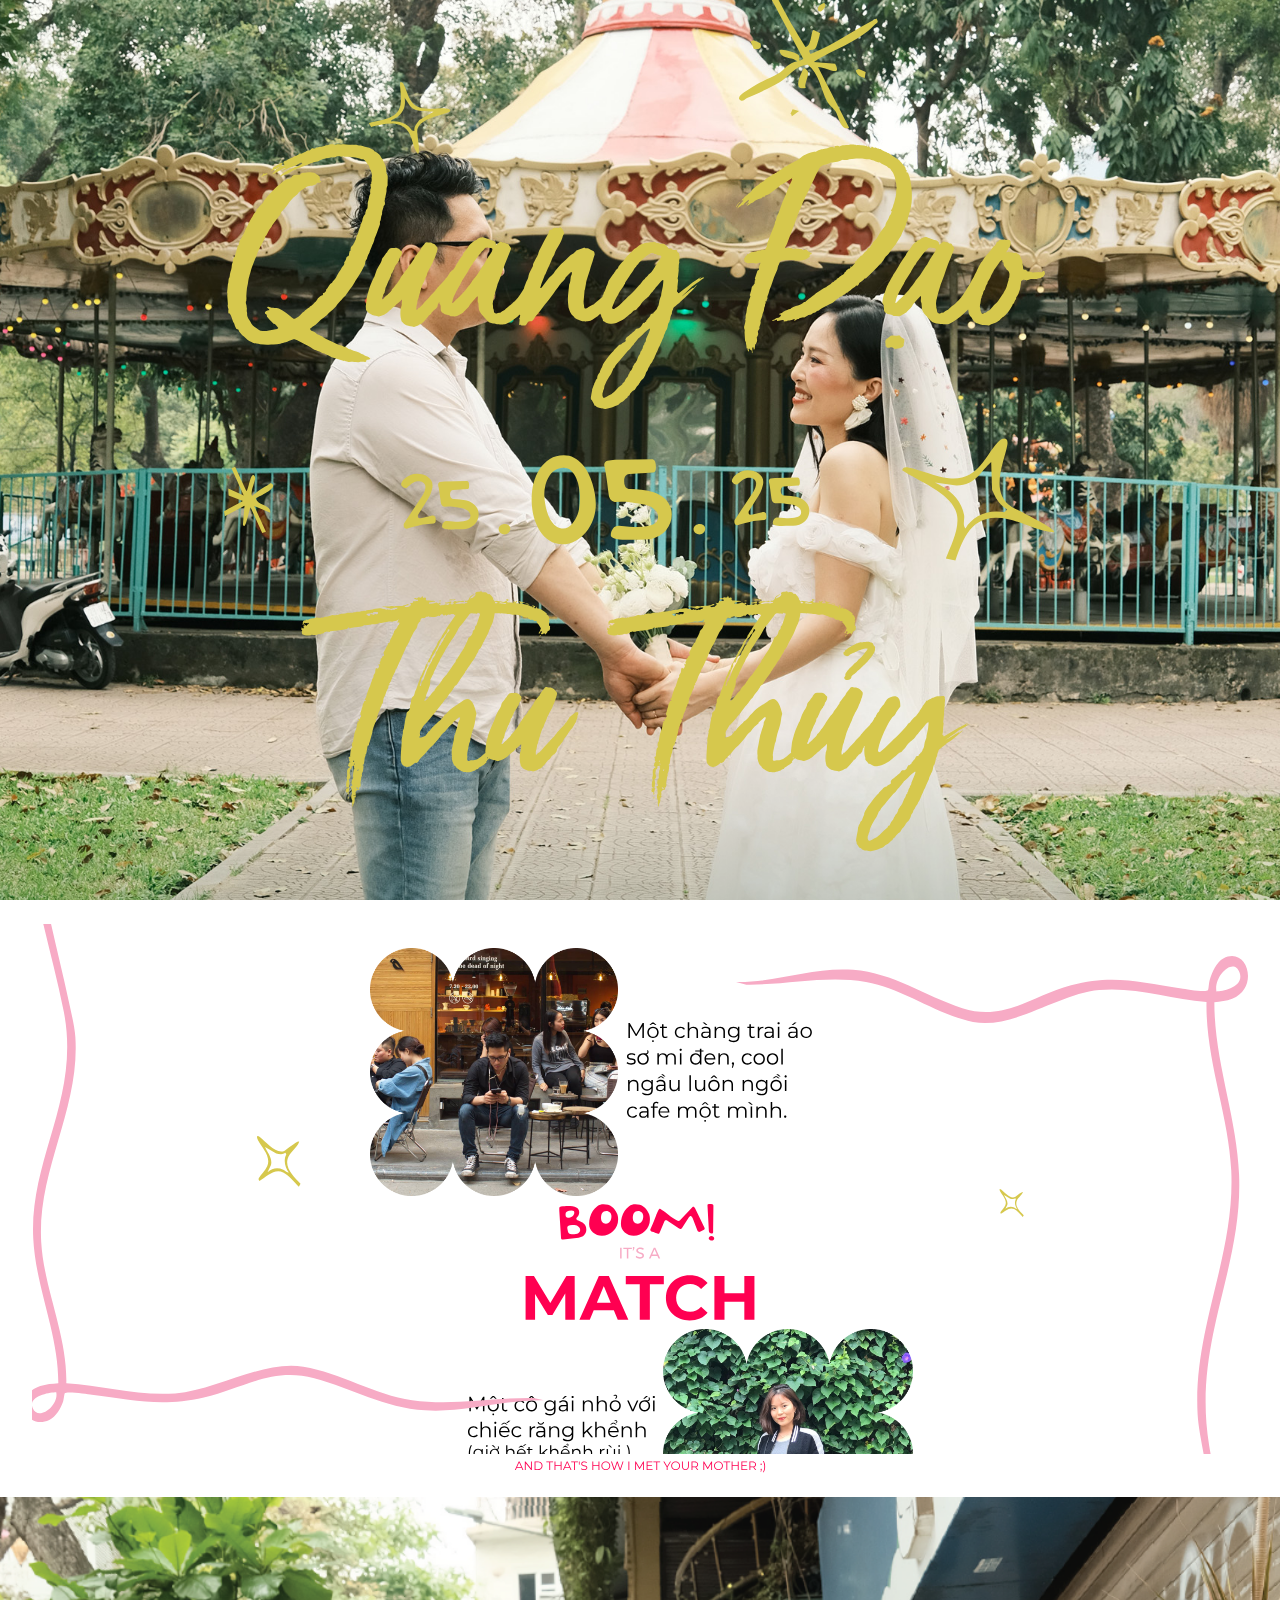
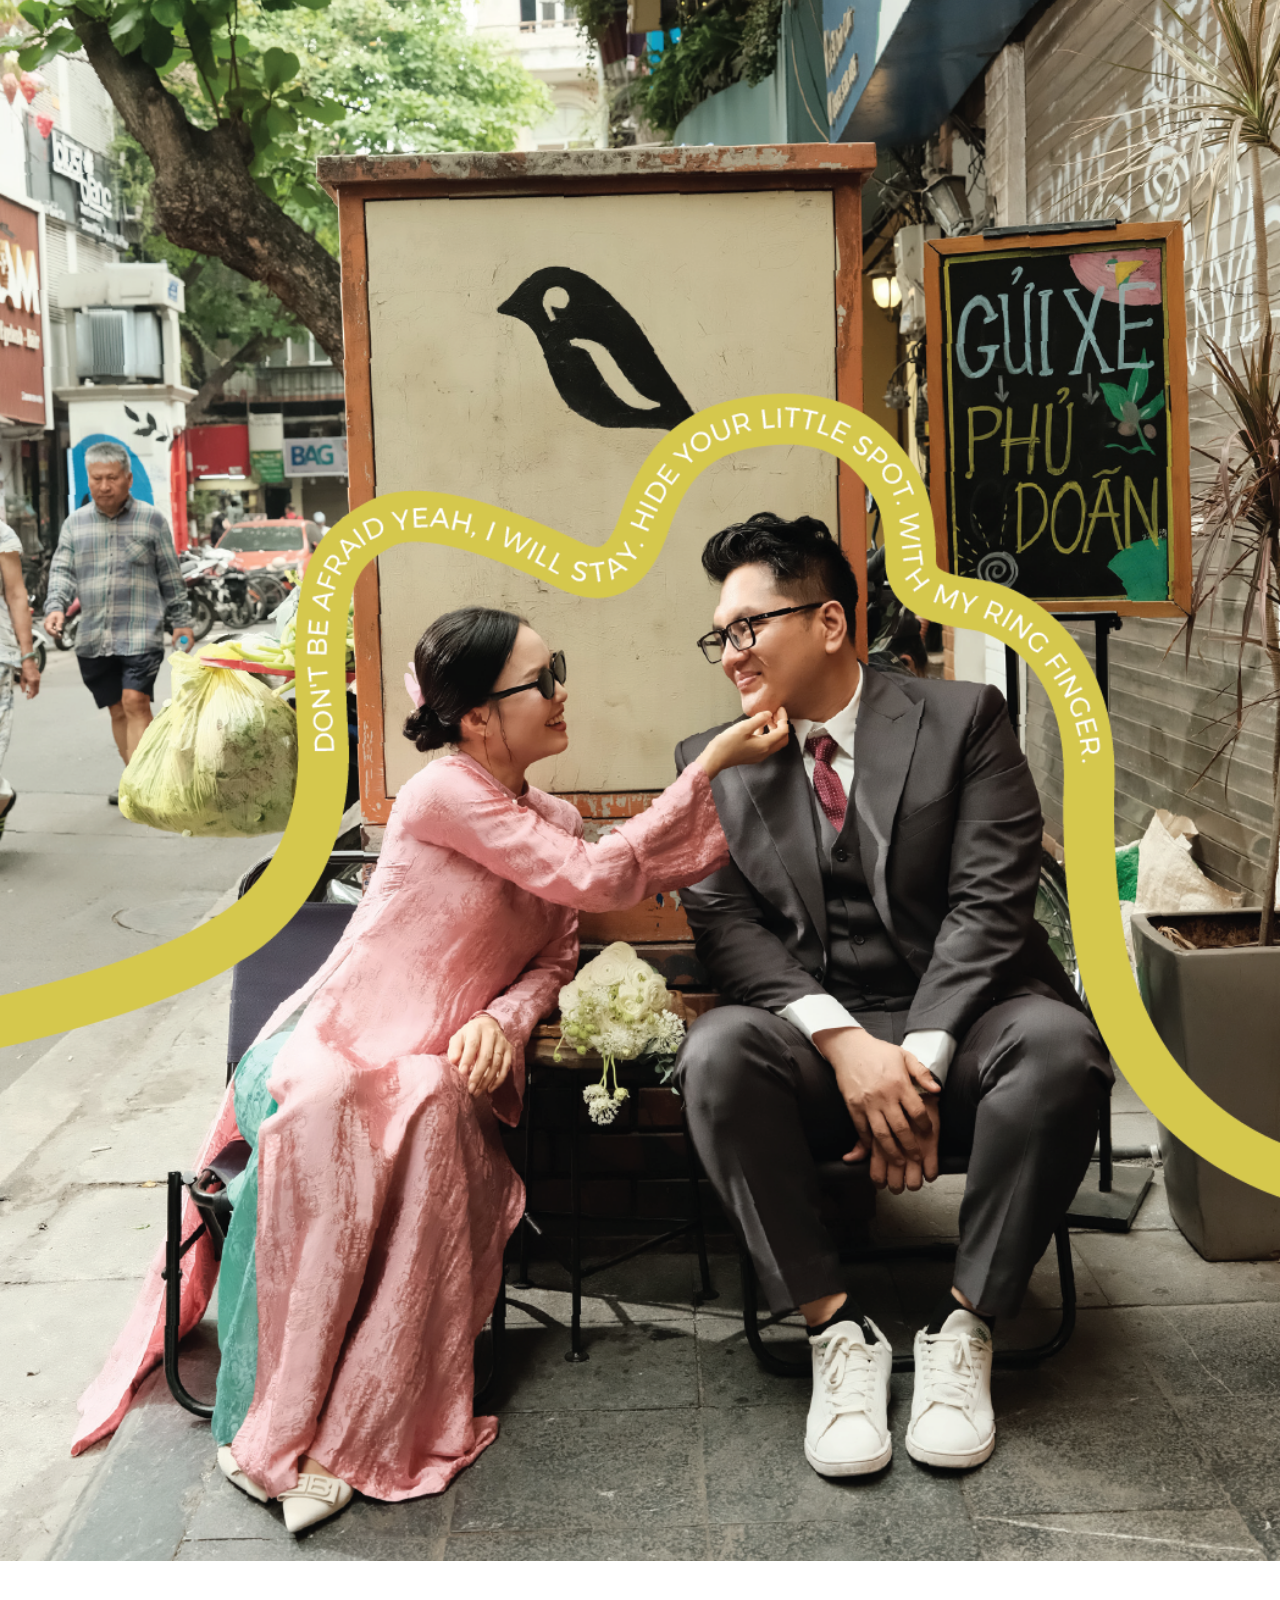
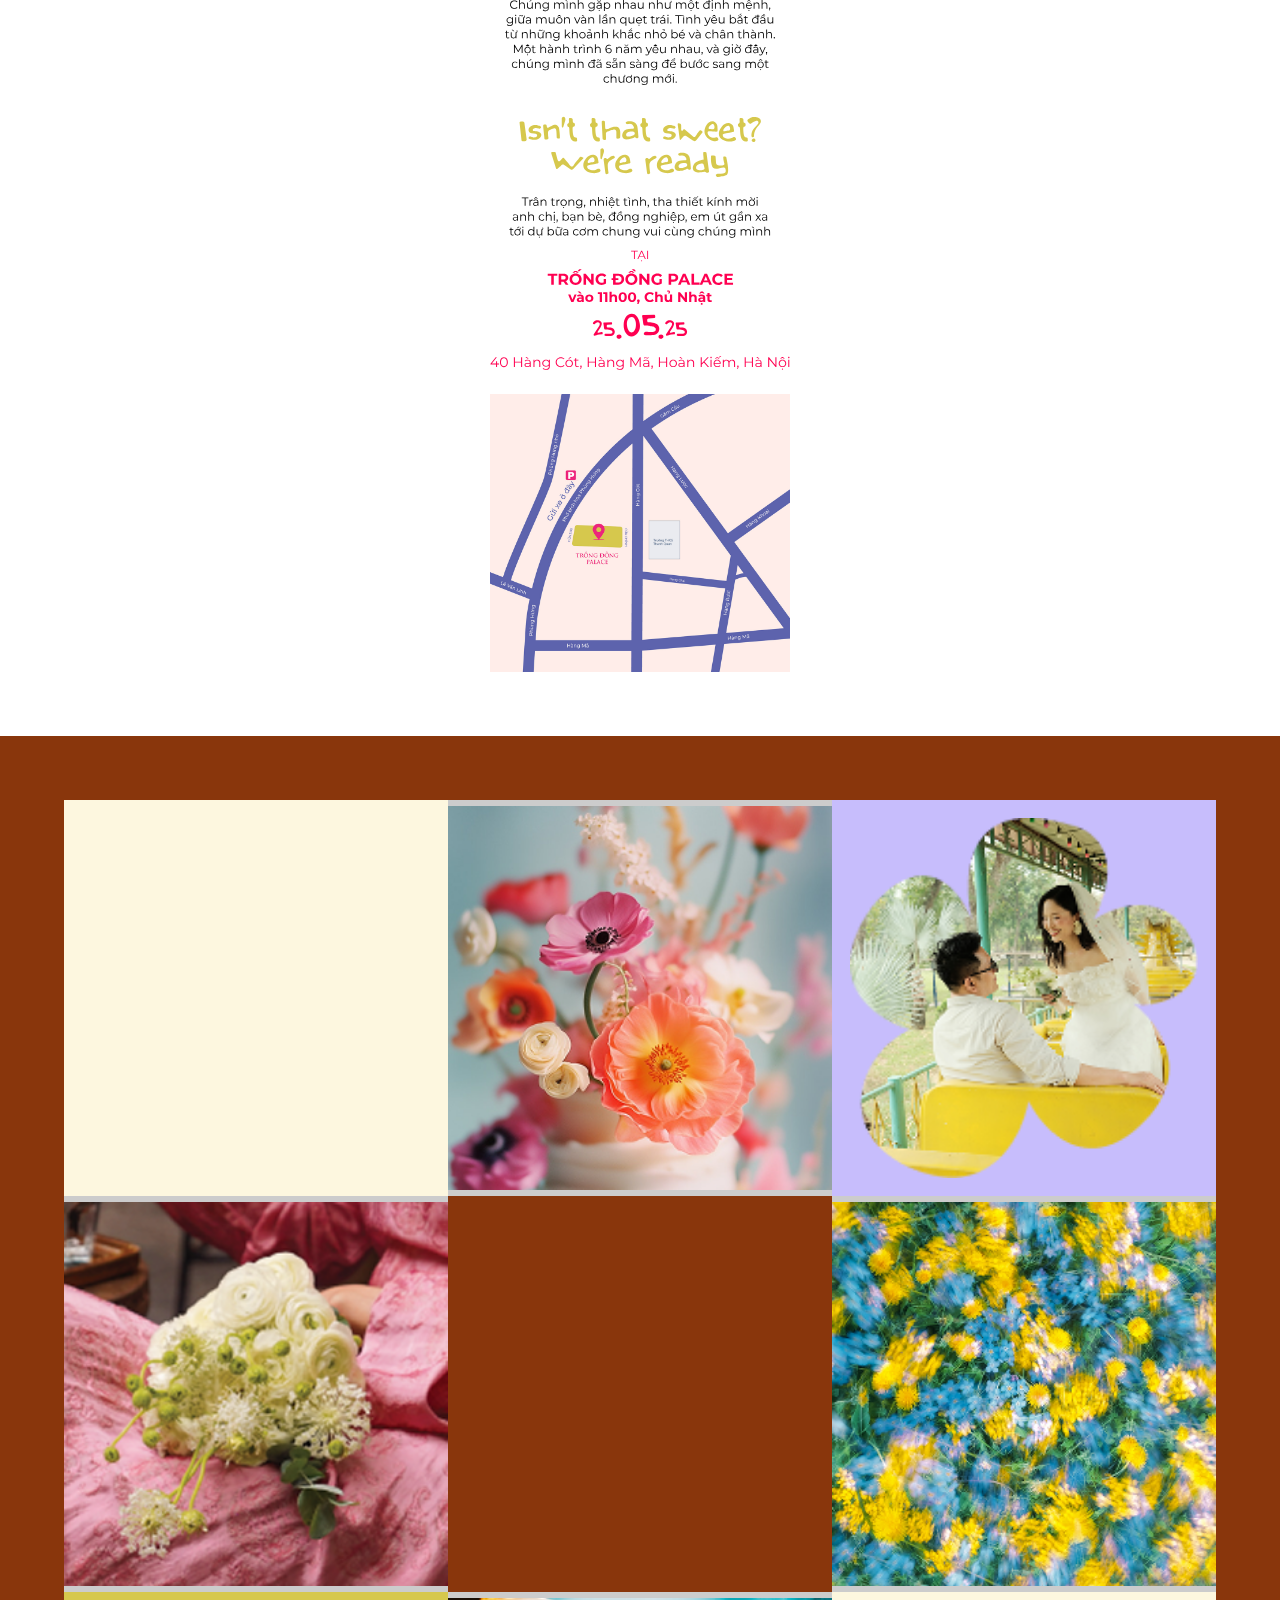
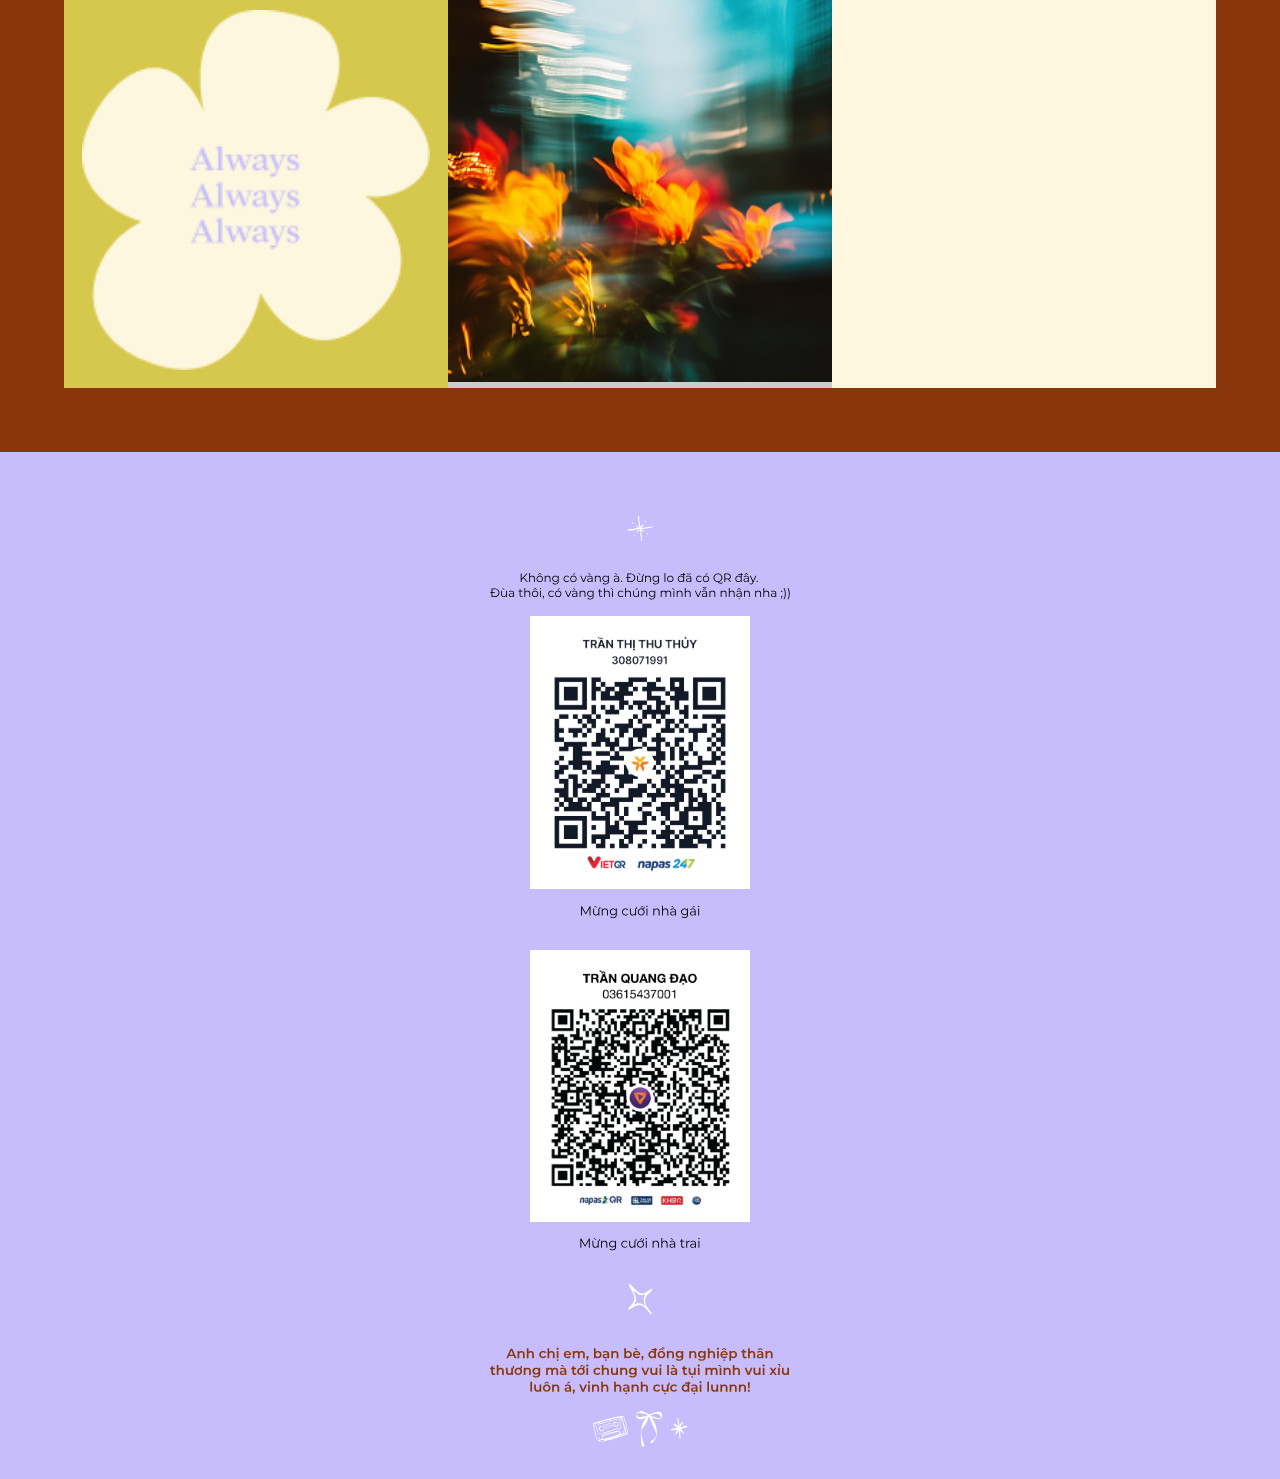
<file: index.html>
<!DOCTYPE html>
<html lang="en">

<head>
    <meta charset="UTF-8">
    <meta name="viewport" content="width=device-width, initial-scale=1.0">
    <title>Wedding Invitation</title>
    <link href="https://fonts.googleapis.com/css2?family=Poppins:wght@300;400;600&display=swap" rel="stylesheet">
    <link rel="stylesheet" href="styles.css">
</head>

<body>
    <div class="slider-container">
        <div class="slider" id="slider">
            <!-- Nhúng các slider HTML con từ thư mục "sliders" -->
            <iframe src="sliders/A1.html" class="slider-item" id="slide1"></iframe>
            <iframe src="sliders/A2.html" class="slider-item" id="slide2"></iframe>
            <iframe src="sliders/A3.html" class="slider-item" id="slide3"></iframe>
        </div>
    </div>

    <iframe src="match/index.html" class="section" style="margin-top: 24px;"></iframe>
    <div class="slogan" style="margin-bottom: 24px;">
        <img src="./assets/images/slogan.svg" class="slogan-image">
    </div>
    <div class="landing-page">
        <img src="./assets/images/landing_page.png" class="landing-page-image">
    </div>
    <div class="slogan" style="margin-top: 32px; margin-bottom: 64px;">
        <img src="./assets/images/invitation.svg" class="landing-page-image" style="width: 300px;">
        <img src="./assets/images/address.svg" class="landing-page-image" style="width: 300px; margin-top: 16px;">

        <img src="./assets/images/map.png" class="landing-page-image" style="width: 300px; margin-top: 24px;">
    </div>

    <!-- <iframe src="square/index.html" class="section" style="margin-top: 32px;"></iframe> -->

    <div class="square-container">
        <div class="grid">
            <div class="cell text-cell" style="background-color: #FDF7DF;">
                <img class="delay-1" src="./assets/images/you.svg">
            </div>
            <div class="cell">
                <img src="./assets/images/01.png">
            </div>
            <div class="cell text-cell" style="background-color: #C7BDFC;">
                <img class="spinning-element" src="./assets/images/02.png">
            </div>
            <div class="cell">
                <img src="./assets/images/10.png">
            </div>
            <div class="cell text-cell" style="background-color:#89360C;">
                <img class="delay-2" src="./assets/images/are.svg">
            </div>
            <div class="cell">
                <img src="./assets/images/12.png">
            </div>
            <div class="cell text-cell" style="background-color: #D6C84D;">
                <img class="spinning-element" src="./assets/images/20.png">
            </div>
            <div class="cell">
                <img src="./assets/images/21.png">
            </div>
            <div class="cell text-cell" style="background-color: #FDF7DF;">
                <img class="delay-3" src="./assets/images/invited.svg">
            </div>
        </div>
    </div>

    <div class="contact-container">
        <div class="row" style="margin-top: 32px; margin-bottom: 32px;">
            <img class="star spinning-element" src="./assets/images/white_star.svg">
        </div>
        <div class="row" style="margin-bottom: 16px;">
            <img class="desc" src="./assets/images/golden.svg">
        </div>
        <div class="row">
            <img class="qr" src="./assets/images/qr1.png">
        </div>
        <div class="row" style="margin-top: 16px; margin-bottom: 32px;">
            <img class="qr-text" src="./assets/images/text_qr_1.svg">
        </div>
        <div class="row">
            <img class="qr" src="./assets/images/qr2.png">
        </div>
        <div class="row" style="margin-top: 16px; margin-bottom: 32px;">
            <img class="qr-text" src="./assets/images/text_qr_2.svg">
        </div>
        <div class="row" style="margin-bottom: 32px;">
            <img class="star spinning-element" src="./assets/images/white_star_2.svg">
        </div>
        <div class="row">
            <img class="desc" src="./assets/images/happy.svg">
        </div>

        <div class="cl-end">
            <img class="icon spinning-element" src="./assets/images/Icon 9.svg">
            <img class="icon" src="./assets/images/Icon 8.svg">
            <img class="icon spinning-element" src="./assets/images/icon 2.svg">
        </div>
    </div>

    <script src="script.js"></script>

</body>

</html>
</file>
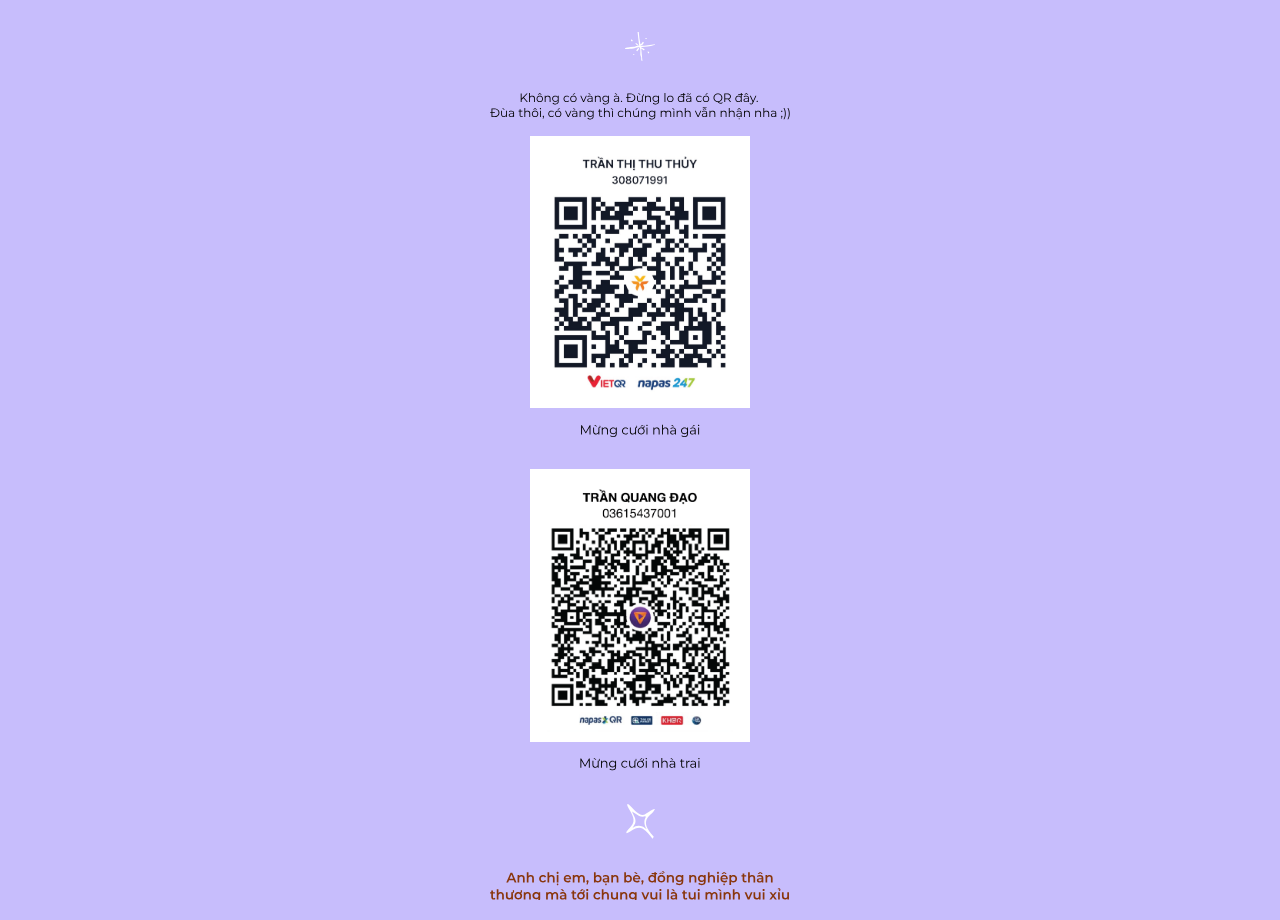
<file: contact/index.html>
<!DOCTYPE html>
<html lang="en">
<head>
    <meta charset="UTF-8">
    <meta name="viewport" content="width=device-width, initial-scale=1.0">
    <link rel="stylesheet" href="index.css">
    <title>img 1</title>
</head>
<body>

    <div class="container">
        <div class="row" style="margin-top: 32px; margin-bottom: 32px;">
            <img class="star" src="../assets/images/white_star.svg">
        </div>
        <div class="row" style="margin-bottom: 16px;" >
            <img class="desc" src="../assets/images/golden.svg">
        </div>
        <div class="row">
            <img class="qr" src="../assets/images/qr1.png">
        </div>
        <div class="row" style="margin-top: 16px; margin-bottom: 32px;">
            <img class="qr-text" src="../assets/images/text_qr_1.svg">
        </div>
        <div class="row">
            <img class="qr" src="../assets/images/qr2.png">
        </div>
        <div class="row" style="margin-top: 16px; margin-bottom: 32px;">
            <img class="qr-text" src="../assets/images/text_qr_2.svg">
        </div>
        <div class="row" style="margin-bottom: 32px;">
            <img class="star" src="../assets/images/white_star_2.svg">
        </div>
        <div class="row">
            <img class="desc" src="../assets/images/happy.svg">
        </div>
    </div>

</body>
</html>
</file>
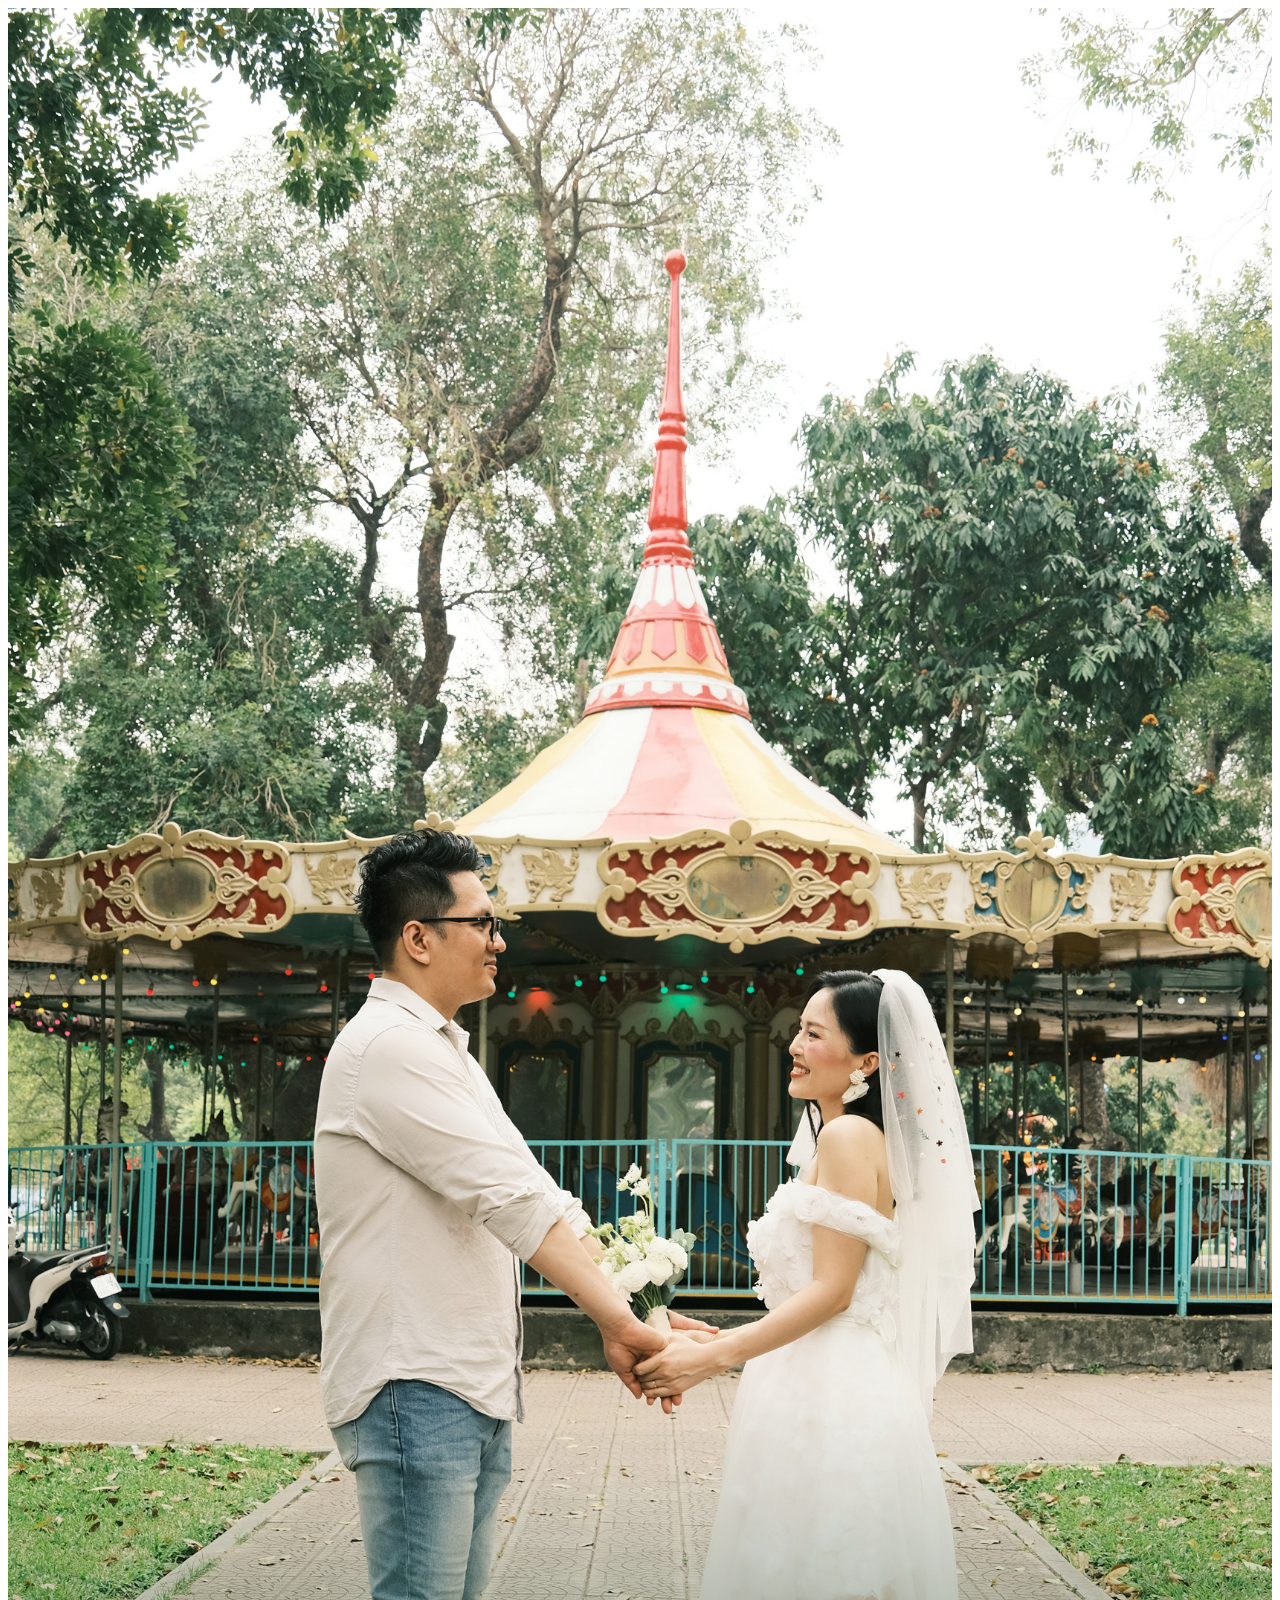
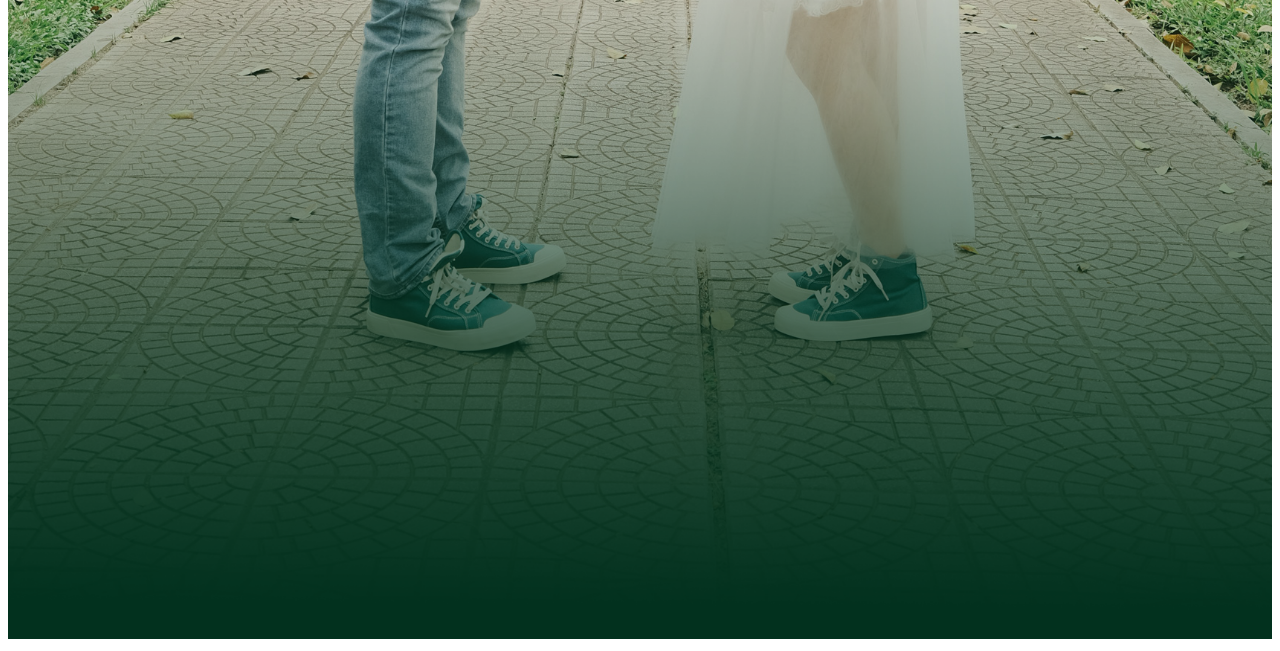
<file: head/index.html>
<!DOCTYPE html>
<html lang="en">
<head>
    <meta charset="UTF-8">
    <meta name="viewport" content="width=device-width, initial-scale=1.0">
    <title>Wedding Invitation</title>
    <link href="https://fonts.googleapis.com/css2?family=Poppins:wght@300;400;600&display=swap" rel="stylesheet">
    <link rel="stylesheet" href="index.css">
</head>
<body>

    <div class="slide">
        <img src="../assets/images/A1.png" alt="Wedding Image 1">
        <!-- <img src="../assets/images/A1.svg" alt="Bottom SVG" class="title-bottom" /> -->
    </div>

</body>
</html>
</file>
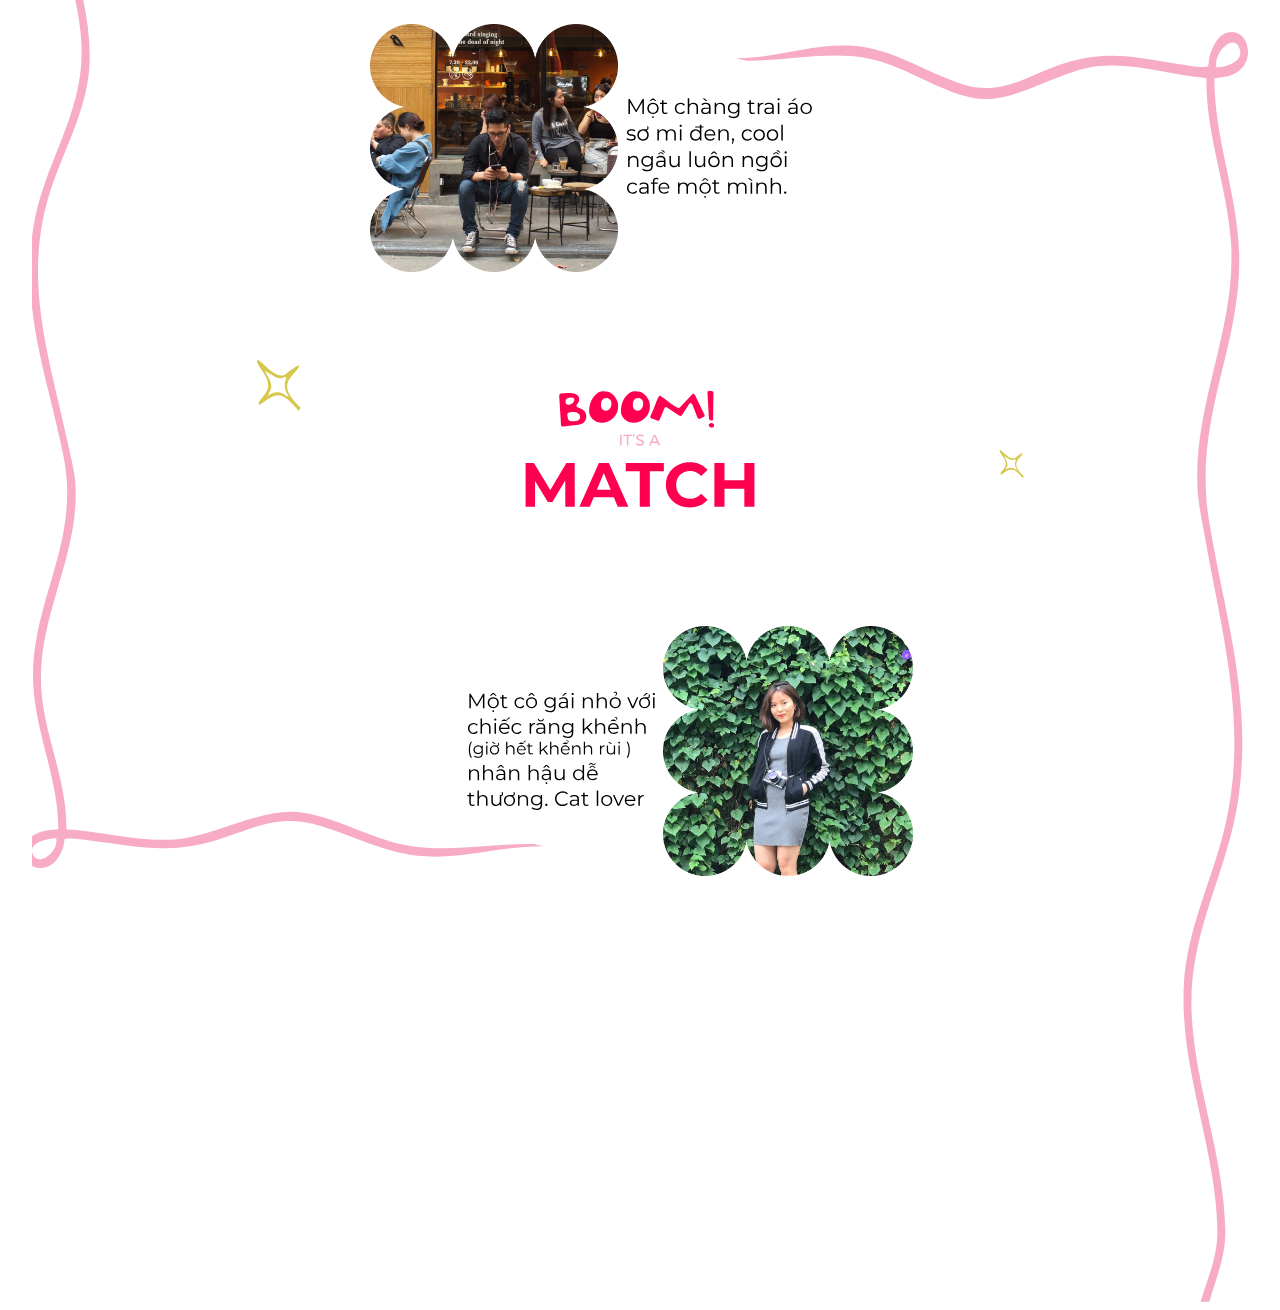
<file: match/index.html>
<!DOCTYPE html>
<html lang="en">

<head>
    <meta charset="UTF-8">
    <meta name="viewport" content="width=device-width, initial-scale=1.0">
    <link rel="stylesheet" href="index.css">
    <title>img 1</title>
</head>

<body>
    <div class="match">
        <img src="../assets/images/right_corner.svg" class="b corner-r">
        <img src="../assets/images/left_corner.svg" class="b corner-l">

        <img src="../assets/images/yellow_star.svg" class="star-1">
        <img src="../assets/images/yellow_star.svg" class="star-2">

        <div class="row" style="justify-content: flex-start;">
            <img src="../assets/images/B1.png" class="b" style="margin-left: 32px;">
            <img src="../assets/images/B1_D.svg" class="desc">
        </div>
        <div class="row boom">
            <img class="boom-image" src="../assets/images/boom.svg">
        </div>
        <div class="row" style="justify-content: flex-end;">
            <img src="../assets/images/B2_D.svg" class="desc">
            <img src="../assets/images/B2.png" class="b" style="margin-right: 32px;">
        </div>
        <div class="row">
        </div>
    </div>
</body>

</html>
</file>
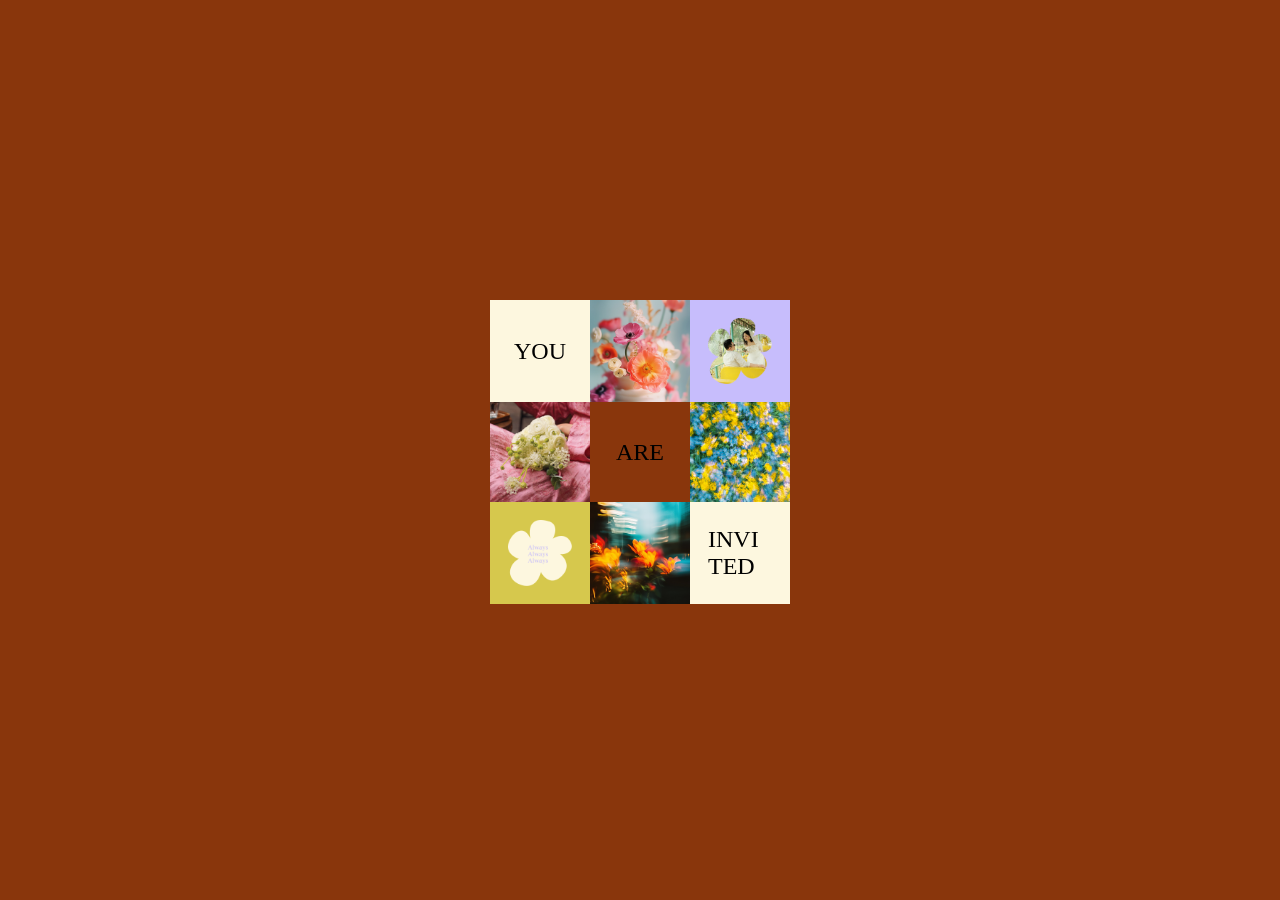
<file: square/index.html>
<!DOCTYPE html>
<html lang="en">
<head>
    <meta charset="UTF-8">
    <meta name="viewport" content="width=device-width, initial-scale=1.0">
    <link rel="stylesheet" href="index.css">
    <title>img 1</title>
</head>
<body>
    <div class="grid">
        <div class="cell text-cell" style="background-color: #FDF7DF;">
            YOU
        </div>
        <div class="cell">
            <img src="../assets/images/01.png">
        </div>
        <div class="cell text-cell" style="background-color: #C7BDFC;">
            <img class="spinning-element" src="../assets/images/02.png">
        </div>
        <div class="cell">
            <img src="../assets/images/10.png">
        </div>
        <div class="cell text-cell" style="background-color:#89360C;">
            ARE
        </div>
        <div class="cell">
            <img src="../assets/images/12.png">
        </div>
        <div class="cell text-cell" style="background-color: #D6C84D;">
            <img class="spinning-element" src="../assets/images/20.png">
        </div>
        <div class="cell">
            <img src="../assets/images/21.png">
        </div>
        <div class="cell text-cell" style="background-color: #FDF7DF;">
            INVI
            TED
        </div>
      </div>
</body>
</html>
</file>
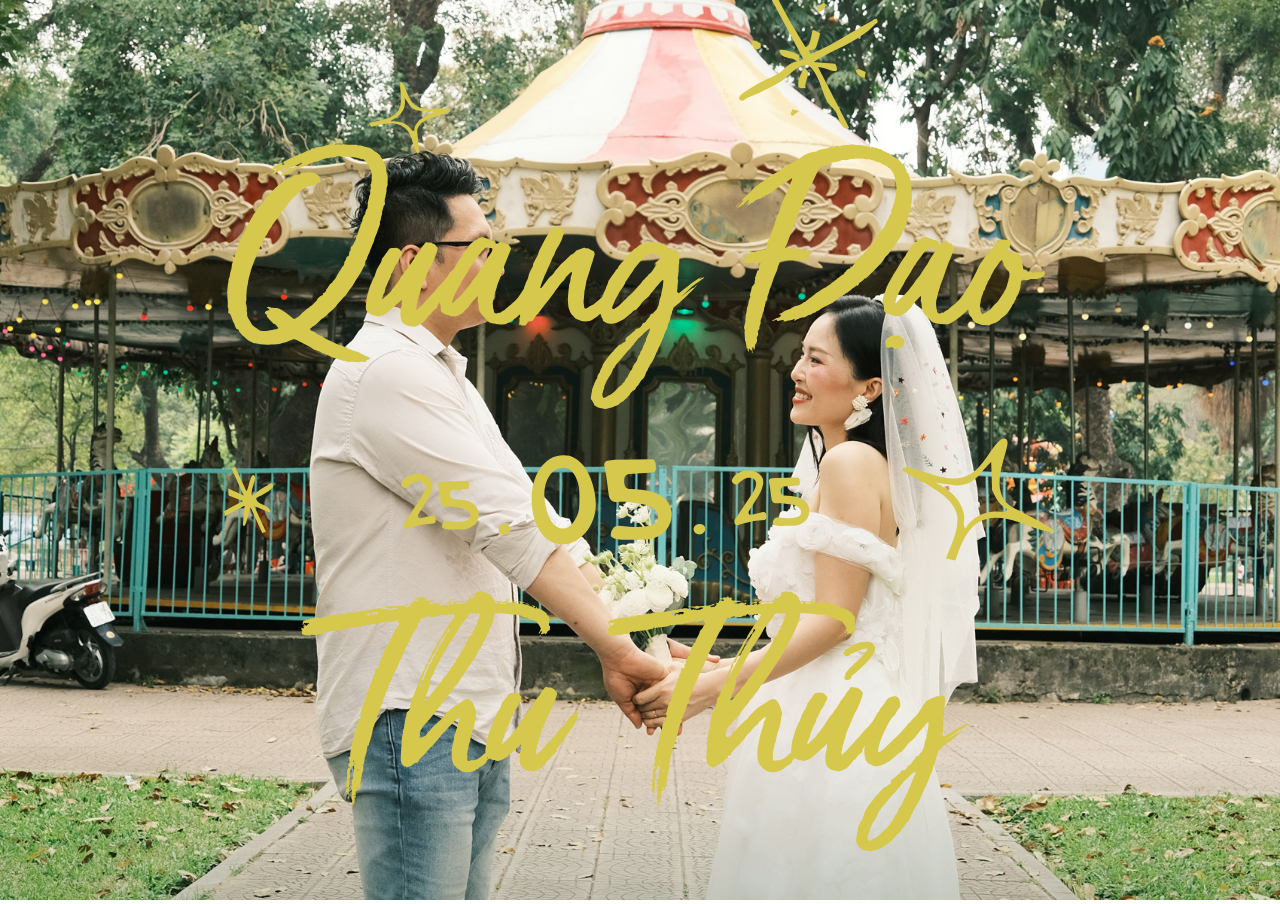
<file: sliders/A1.html>
<!DOCTYPE html>
<html lang="en">
<head>
    <meta charset="UTF-8">
    <meta name="viewport" content="width=device-width, initial-scale=1.0">
    <link rel="stylesheet" href="index.css">
    <title>img 1</title>
</head>
<body>

    <img src="../assets/images/A1.png" alt="Slider Image 1">
    <img src="../assets/images/A1.svg" alt="SVG Overlay" class="title-bottom">

</body>
</html>
</file>
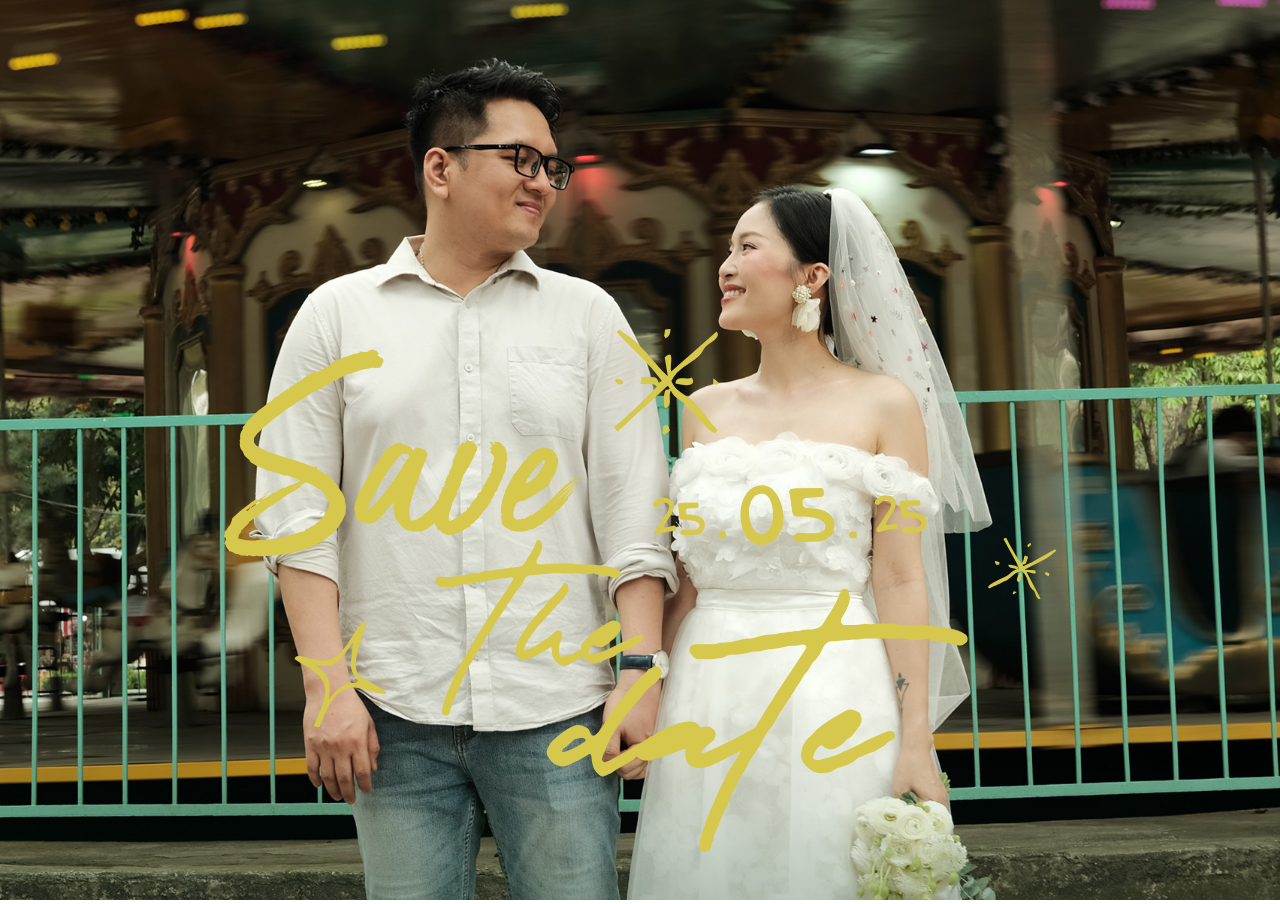
<file: sliders/A2.html>
<!DOCTYPE html>
<html lang="en">
<head>
    <meta charset="UTF-8">
    <meta name="viewport" content="width=device-width, initial-scale=1.0">
    <link rel="stylesheet" href="index.css">
    <title>img 1</title>
</head>
<body>

    <img src="../assets/images/A2.jpg" alt="Slider Image 1">
    <img src="../assets/images/A2.svg" alt="SVG Overlay" class="title-bottom">

</body>
</html>
</file>
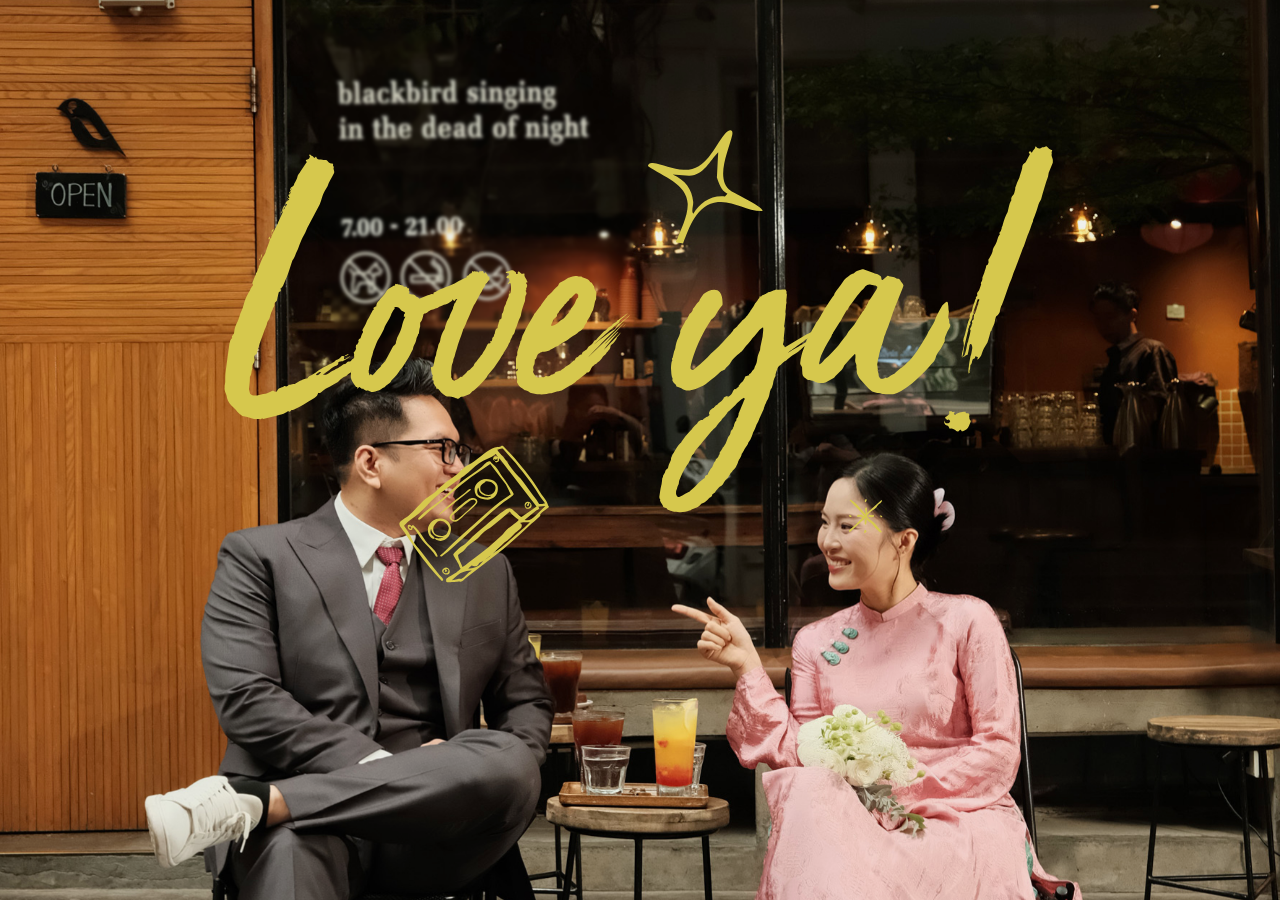
<file: sliders/A3.html>
<!DOCTYPE html>
<html lang="en">
<head>
    <meta charset="UTF-8">
    <meta name="viewport" content="width=device-width, initial-scale=1.0">
    <link rel="stylesheet" href="index.css">
    <title>img 1</title>
</head>
<body>

    <img src="../assets/images/A3.png" alt="Slider Image 1">
    <img src="../assets/images/A3.svg" alt="SVG Overlay" class="title-top">

</body>
</html>
</file>
<file: styles.css>
/* Đảm bảo body chiếm toàn bộ màn hình */
body, html {
  margin: auto;
  padding: 0;
  height: 100%;
  font-family: 'Poppins', sans-serif;
}

/* Slider container */
.slider-container {
  position: relative;
  width: 100%;
  height: 100vh; /* Chiếm toàn bộ chiều cao màn hình */
  overflow: hidden;
}

/* Slider item (each iframe) */
.slider {
  display: flex;
  width: 100%;
  height: 100%;
  transition: transform 0.5s ease-in-out;
}

/* Các iframe chiếm toàn bộ không gian của slider */
.slider-item {
  flex: 1 0 100%; /* Mỗi iframe chiếm 100% chiều rộng */
  height: 100vh; /* Chiếm toàn bộ chiều cao màn hình */
  border: none;
}

.section {
  position: relative;
  width: 100%;/* Chiếm toàn bộ chiều cao màn hình */
  overflow: hidden;
  border: none;
  height: 530px;
}

.slogan {
  display: flex;
  justify-content: center;
  align-items: center;
  flex-direction: column;
}

.landing-page {
  margin-top: 16px;
  object-fit: cover;
  width: 100% ;
}

.landing-page-image {
  width: 100% ;
}

.full-screen-section {
  position: relative;
  width: 100%;
  overflow: hidden;
  border: none;
}

.contact-container {
  flex-direction: column;
  justify-content: center;
  align-items: center;
  width: 100%;
  background-color: #C7BDFC;
  padding-top: 32px;
}

.contact-container .row {
  display: flex;
  flex-direction: 'column';
  box-sizing: border-box;
  justify-content: center;
  align-items: center;
  box-sizing: border-box;
}

.contact-container .qr {
  width: 220px;
  height: auto;
  box-sizing: border-box;
}

.contact-container .star {
  width: 26px;
  box-sizing: border-box;
}

.contact-container .qr-text {
  width: 120px;
  box-sizing: border-box;
}

.contact-container .desc {
  width: 300px;
  box-sizing: border-box;
}

.contact-container .cl-end {
  display: flex;
  flex-direction: 'row';
  box-sizing: border-box;
  justify-content: center;
  align-items: center;
  box-sizing: border-box;
  width: 100%;
  gap: 8px;
  margin-top: 16px;
  padding-bottom: 32px;
}

.contact-container .cl-end .icon {
  width: 35;
}


.square-container {
  margin: 0;
  padding: 64px;
  width: 100%;
  overflow: hidden;
  background-color: #89360C;
  display: flex;
  justify-content: center;
  align-items: center;
  box-sizing: border-box;
}

.grid {
  display: grid;
  grid-template-columns: repeat(3, 1fr);
  grid-template-rows: repeat(3, 1fr);
   /* Tổng chiều cao */
  background-color: #ccc;
}

.cell {
  border: 0px solid #999;
  display: flex;
  align-items: center;
  justify-content: center;
  font-size: 24px;
  overflow: hidden;
  text-overflow: ellipsis;
  white-space: nowrap;
  max-width: 100%;
  max-height: 100%;
}

.cell img {
  object-fit: contain;
  width: 100%;
  height: 100%;
}

.text-cell {
  box-sizing: border-box;
  padding: 18px;
}

.spinning-element {
  animation:  step-spin 4s steps(4) infinite, rotate 2s steps(1) infinite; /* Áp dụng animation tên là "spin" trong 2 giây, chuyển động đều đặn và lặp lại vô hạn */
}

@keyframes step-spin {
  from {
    background-position: 0 0; /* Bắt đầu ở frame đầu tiên */
  }
  to {
    background-position: -400px 0; /* Di chuyển tới frame cuối cùng */
  }
}

@keyframes rotate {
  0% {
    transform: rotate(0deg); /* Bắt đầu từ 0 độ */
  }
  25% {
    transform: rotate(90deg); /* Xoay 90 độ */
  }
  50% {
    transform: rotate(180deg); /* Xoay 180 độ */
  }
  75% {
    transform: rotate(270deg); /* Xoay 270 độ */
  }
  100% {
    transform: rotate(360deg); /* Xoay 360 độ */
  }
}

.delay-1{
  opacity: 0;
  animation: blinkA 5s linear infinite;
  animation-fill-mode: forwards;
  animation-delay: 1s;
}

.delay-2{
  opacity: 0;
  animation: blinkB 5s linear infinite;
  animation-fill-mode: forwards;
  animation-delay: 2s;
}

.delay-3{
  opacity: 0;
  animation: blinkC 5s linear infinite;
  animation-fill-mode: forwards;
  animation-delay: 3s;
}

@keyframes blinkA {
  0%, 80% { opacity: 1; }   /* 4s = 80% của 5s */
  80.01%, 100% { opacity: 0; } /* 1s tắt */
}

/* Keyframe cho phần tử B */
@keyframes blinkB {
  0%, 60% { opacity: 1; }   /* 3s = 60% của 5s */
  60.01%, 100% { opacity: 0; }
}

/* Keyframe cho phần tử C */
@keyframes blinkC {
  0%, 40% { opacity: 1; }   /* 2s = 66.66% của 5s */
  41%, 100% { opacity: 0; }
}
</file>
<file: contact/index.css>
img {
    width: 100%; height: 100%; object-fit: cover;
}

body, html {
    margin: 0;
    padding: 0;
    width: 100%;
    overflow: hidden;
    height: 100%;
    background-color: #C7BDFC;
    display: flex;
    justify-content: center;
    align-items: center;
}

.row {
  display: flex;
  flex-direction: 'column';
  box-sizing: border-box;
  justify-content: center;
  align-items: center;
  box-sizing: border-box;
}
  
.container {
  flex-direction: column;
  justify-content: center;
  align-items: center;
  width: 100%;
  height: 100%;
}

.qr {
  width: 220px;
  height: auto;
  box-sizing: border-box;
}

.star {
  width: 30px;
  box-sizing: border-box;
}

.qr-text {
  width: 120px;
  box-sizing: border-box;
}

.desc {
  width: 300px;
  box-sizing: border-box;
}
</file>
<file: head/index.css>
.slide {
    width: 100%;
    height: 100%;
}

.slide img {
    width: 100%;
    height: 100%;
    object-fit: cover;
  }
</file>
<file: match/index.css>
img {
    width: 100%;
    height: 100%;
    object-fit: cover;
}

body,
html {
    margin: 0;
    padding: 0;
    width: 100%;
    overflow: hidden;
    height: 100%;
}

.b {
    width: 40%;
    height: auto;
    padding: 8px;
}

/* .b1 {
    position: absolute;
    top: 32px;
    left: 32px;
} */

.b2 {
    position: absolute;
    right: 32px;
    bottom: 32px;
}

.corner-l {
    position: absolute;
    left: 24px;
    bottom: 24px;
}

.corner-r {
    position: absolute;
    top: 24px;
    right: 24px;
}

.top {
    position: absolute;
    top: 32px;
    width: 100%;
    height: auto;
    left: 32px;
    display: flex;
    align-items: center;
}

.bottom {
    position: absolute;
    bottom: 32px;
    width: 100%;
    height: auto;
    right: 32px;
    text-align: right;
    display: flex;
    align-items: center;
    justify-content: flex-end;
}

.desc {
    width: 30%;
    height: auto;
}

.match {
    display: flex;
    justify-content: space-between;
    align-items: center;
    flex-direction: column;
    height: 100%;
    padding: 16px;
    box-sizing: border-box
}

.row {
    display: flex;
    flex-direction: 'column';
    justify-content: center;
    align-items: center;
    box-sizing: border-box
}

.boom {
    flex-grow: 1;
}

.boom-image {
    object-fit: contain;
    width: 230px;
    box-sizing: border-box
}

.star-1 {
    width: 45px;
    object-fit: contain;
    position: absolute;
    top: 40%;
    left: 20%;
    height: auto;
    animation: zoomInOut 1s ease-in-out infinite;
}

.star-2 {
    width: 25px;
    object-fit: contain;
    position: absolute;
    top: 50%;
    right: 20%;
    height: auto;
    animation: zoomInOut 1s ease-in-out infinite;
    transform-origin: center center;
    animation-delay: 0.5s;
}

@keyframes zoomInOut {
    0% {
        transform: scale(1);
    }

    50% {
        transform: scale(1.6);
        /* phóng to */
    }

    100% {
        transform: scale(1);
        /* thu nhỏ lại */
    }
}
</file>
<file: square/index.css>
img {
    width: 100%; height: 100%; object-fit: cover;
}

body, html {
    margin: 0;
    padding: 0;
    width: 100%;
    overflow: hidden;
    height: 100%;
    background-color: #89360C;
    display: flex;
    justify-content: center;
    align-items: center;
}

.grid {
    display: grid;
    grid-template-columns: repeat(3, 1fr);
    grid-template-rows: repeat(3, 1fr);
    width: 300px; /* Tổng chiều rộng */
    height: 300px; /* Tổng chiều cao */
    background-color: #ccc;
}

.cell {
    border: 0px solid #999;
    display: flex;
    align-items: center;
    justify-content: center;
    font-size: 24px;
}

.text-cell {
    box-sizing: border-box;
    padding: 18px;
}

.spinning-element {
    animation:  step-spin 4s steps(4) infinite, rotate 2s steps(1) infinite; /* Áp dụng animation tên là "spin" trong 2 giây, chuyển động đều đặn và lặp lại vô hạn */
  }
  
  @keyframes step-spin {
    from {
      background-position: 0 0; /* Bắt đầu ở frame đầu tiên */
    }
    to {
      background-position: -400px 0; /* Di chuyển tới frame cuối cùng */
    }
  }
  
  @keyframes rotate {
    0% {
      transform: rotate(0deg); /* Bắt đầu từ 0 độ */
    }
    25% {
      transform: rotate(90deg); /* Xoay 90 độ */
    }
    50% {
      transform: rotate(180deg); /* Xoay 180 độ */
    }
    75% {
      transform: rotate(270deg); /* Xoay 270 độ */
    }
    100% {
      transform: rotate(360deg); /* Xoay 360 độ */
    }
  }
</file>
<file: sliders/index.css>
img {
    width: 100%; height: 100%; object-fit: cover;
}

body, html {
    margin: 0;
    padding: 0;
    height: 100%;
    width: 100%;
    overflow: hidden;
}

.title-bottom {
    position: absolute;
    bottom: 0;
    width: 65%;
    height: auto;
    left: 50%; 
    transform: translateX(-50%);
    margin-bottom: 48px;
}

.title-top {
    position: absolute;
    top: 0;
    width: 65%; 
    height: auto;
    left: 50%;
    transform: translateX(-50%);
    margin-top: 128px;
}
</file>
